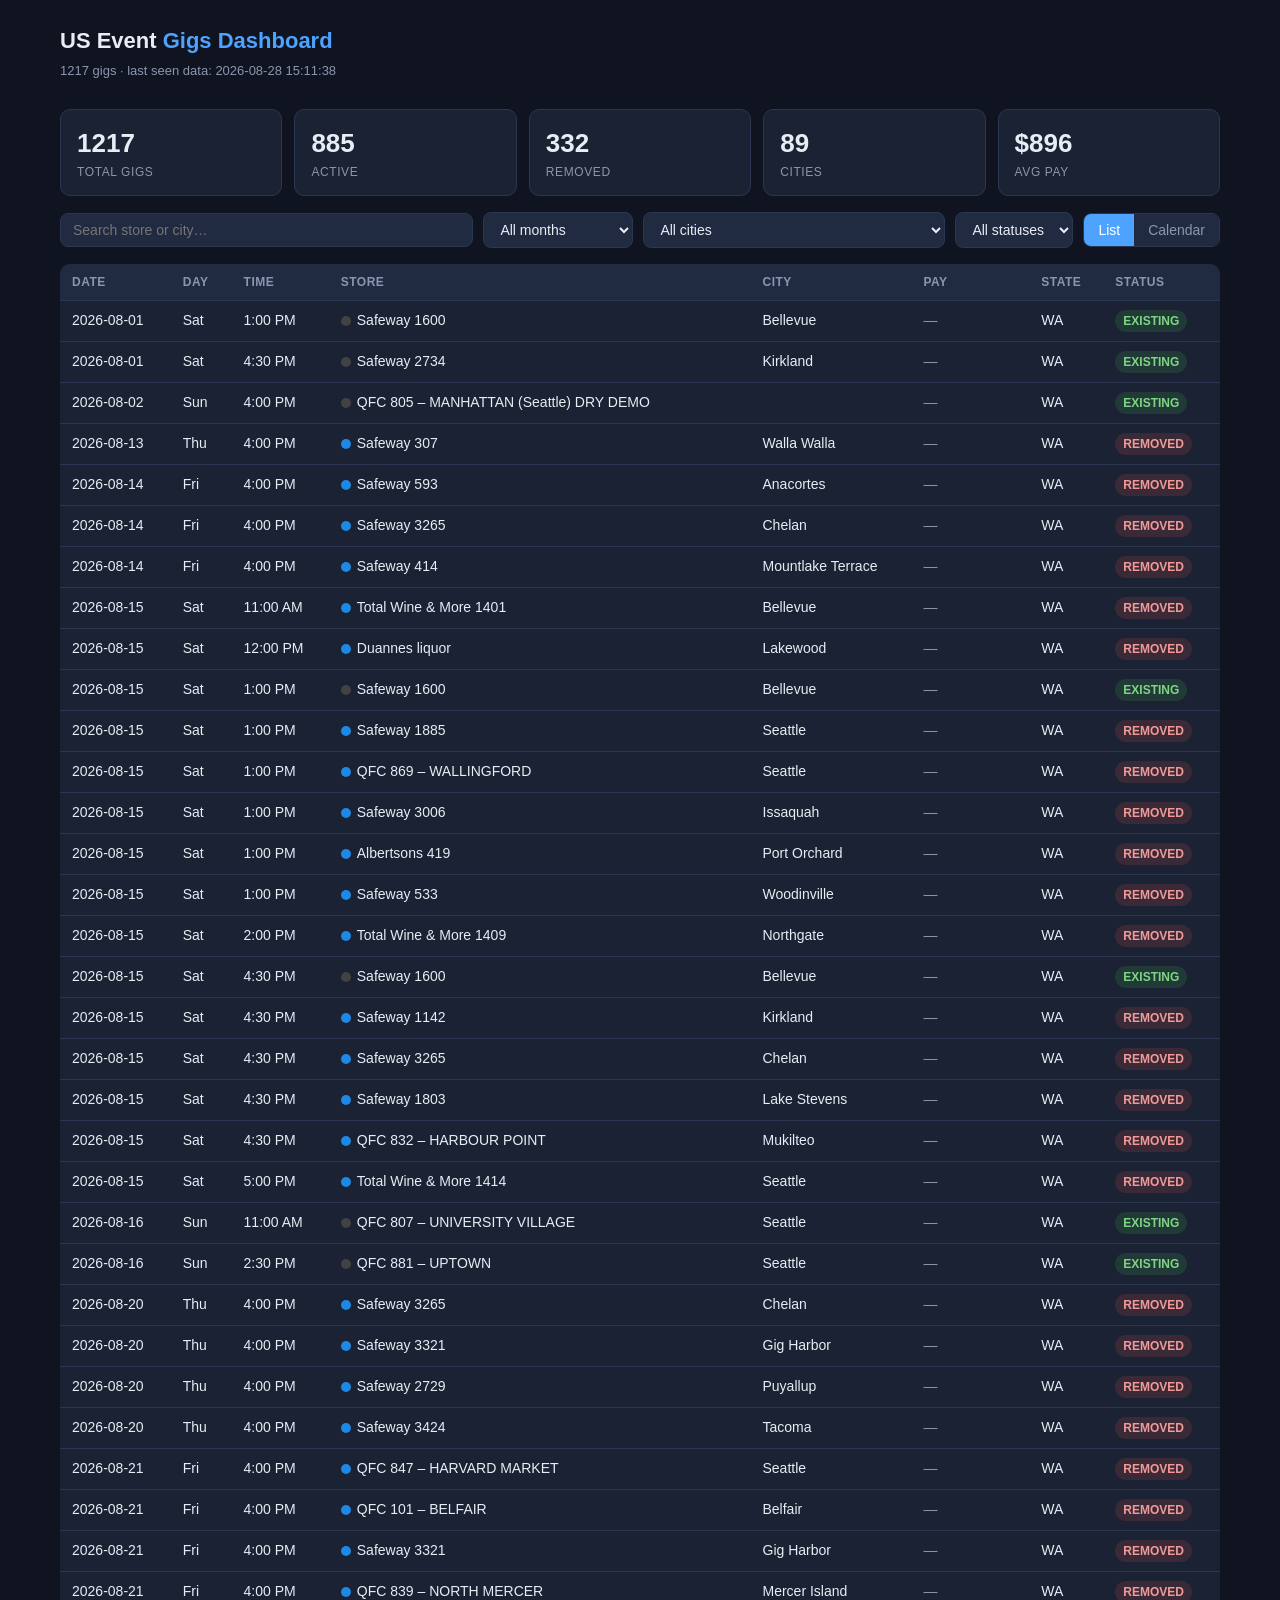
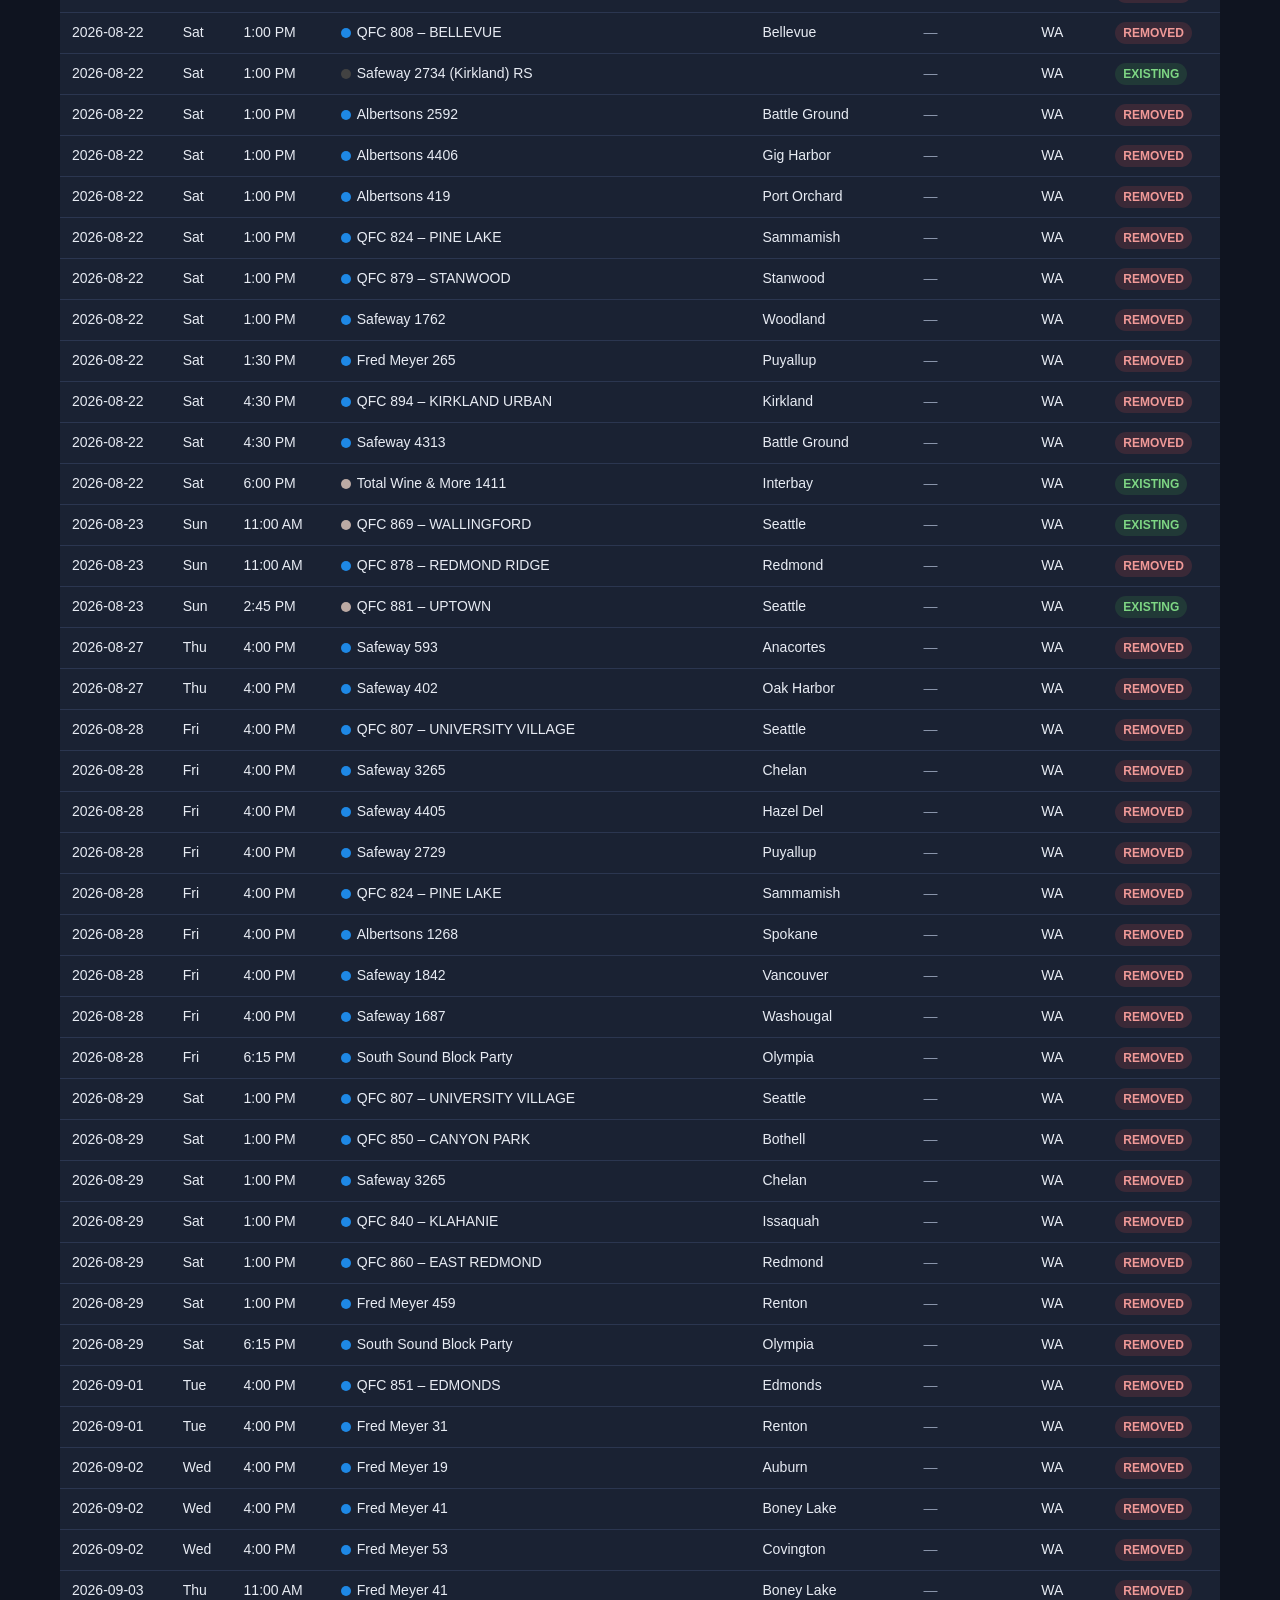
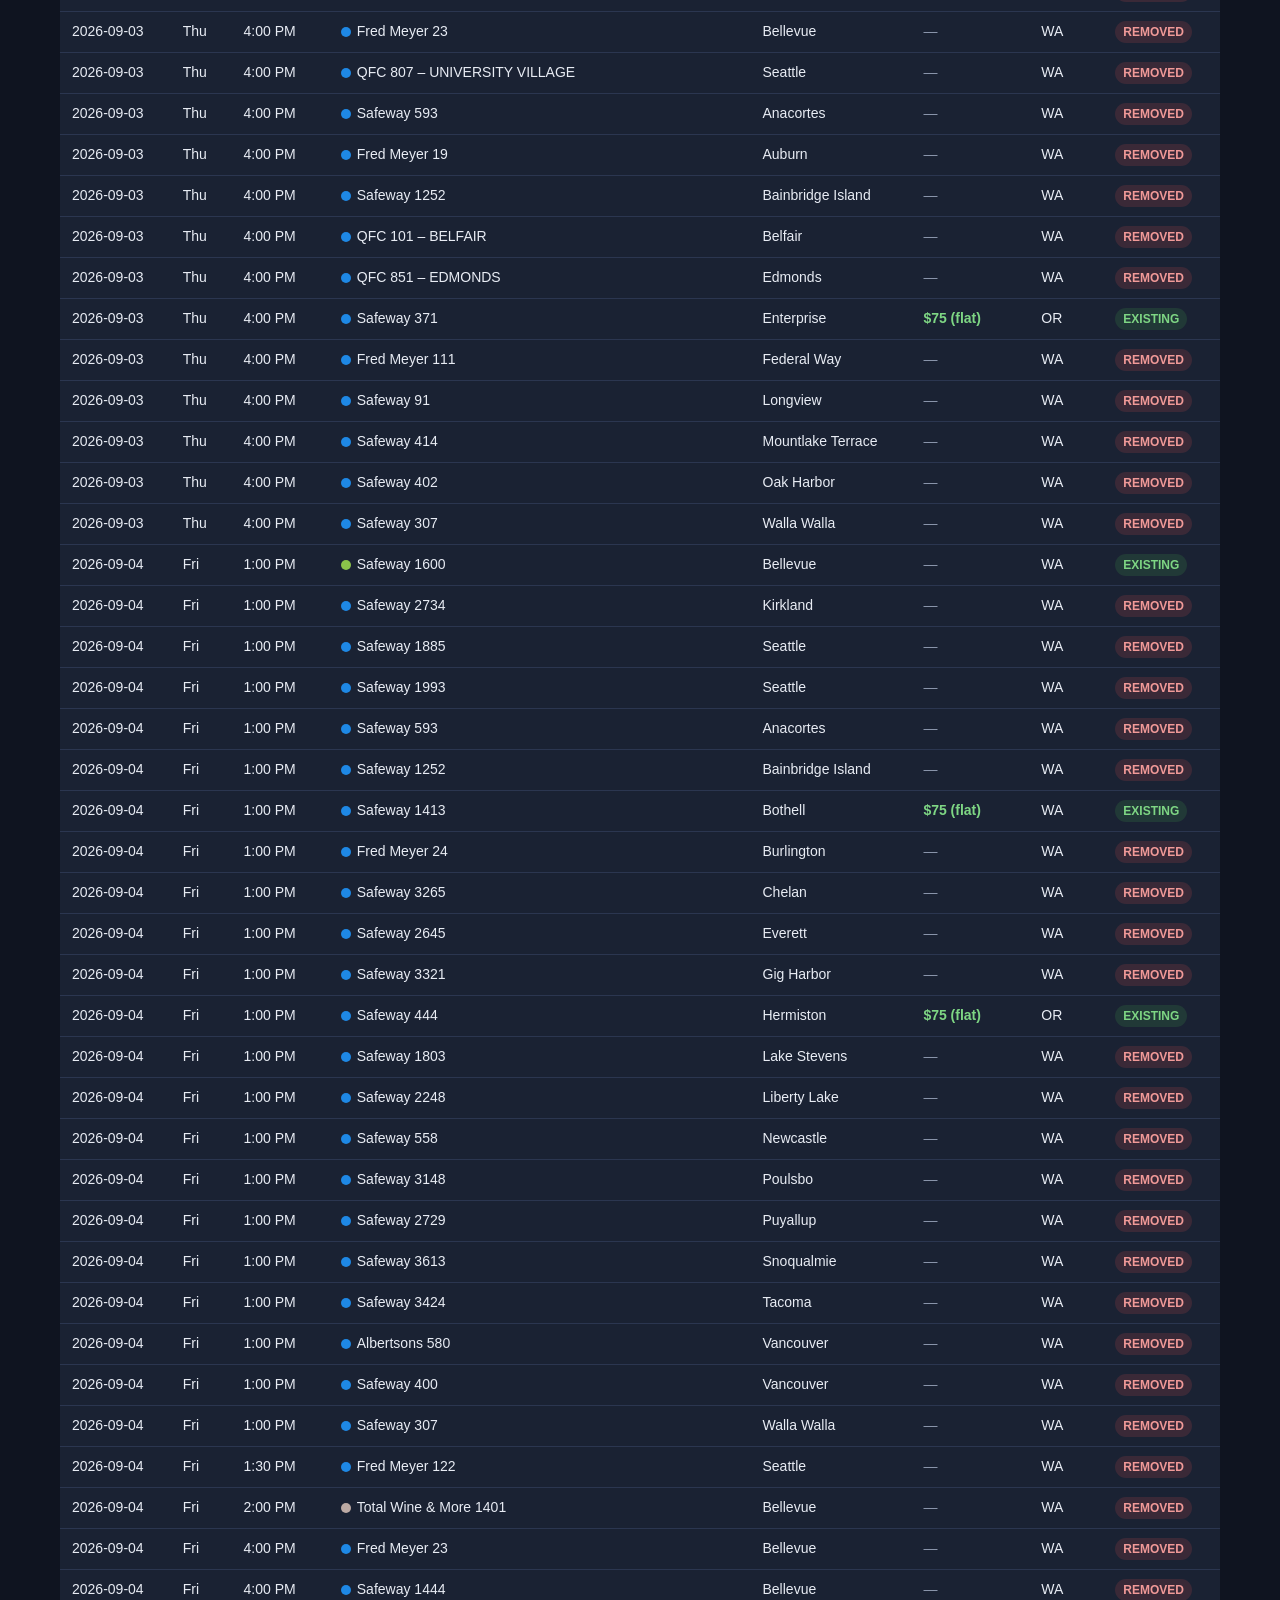
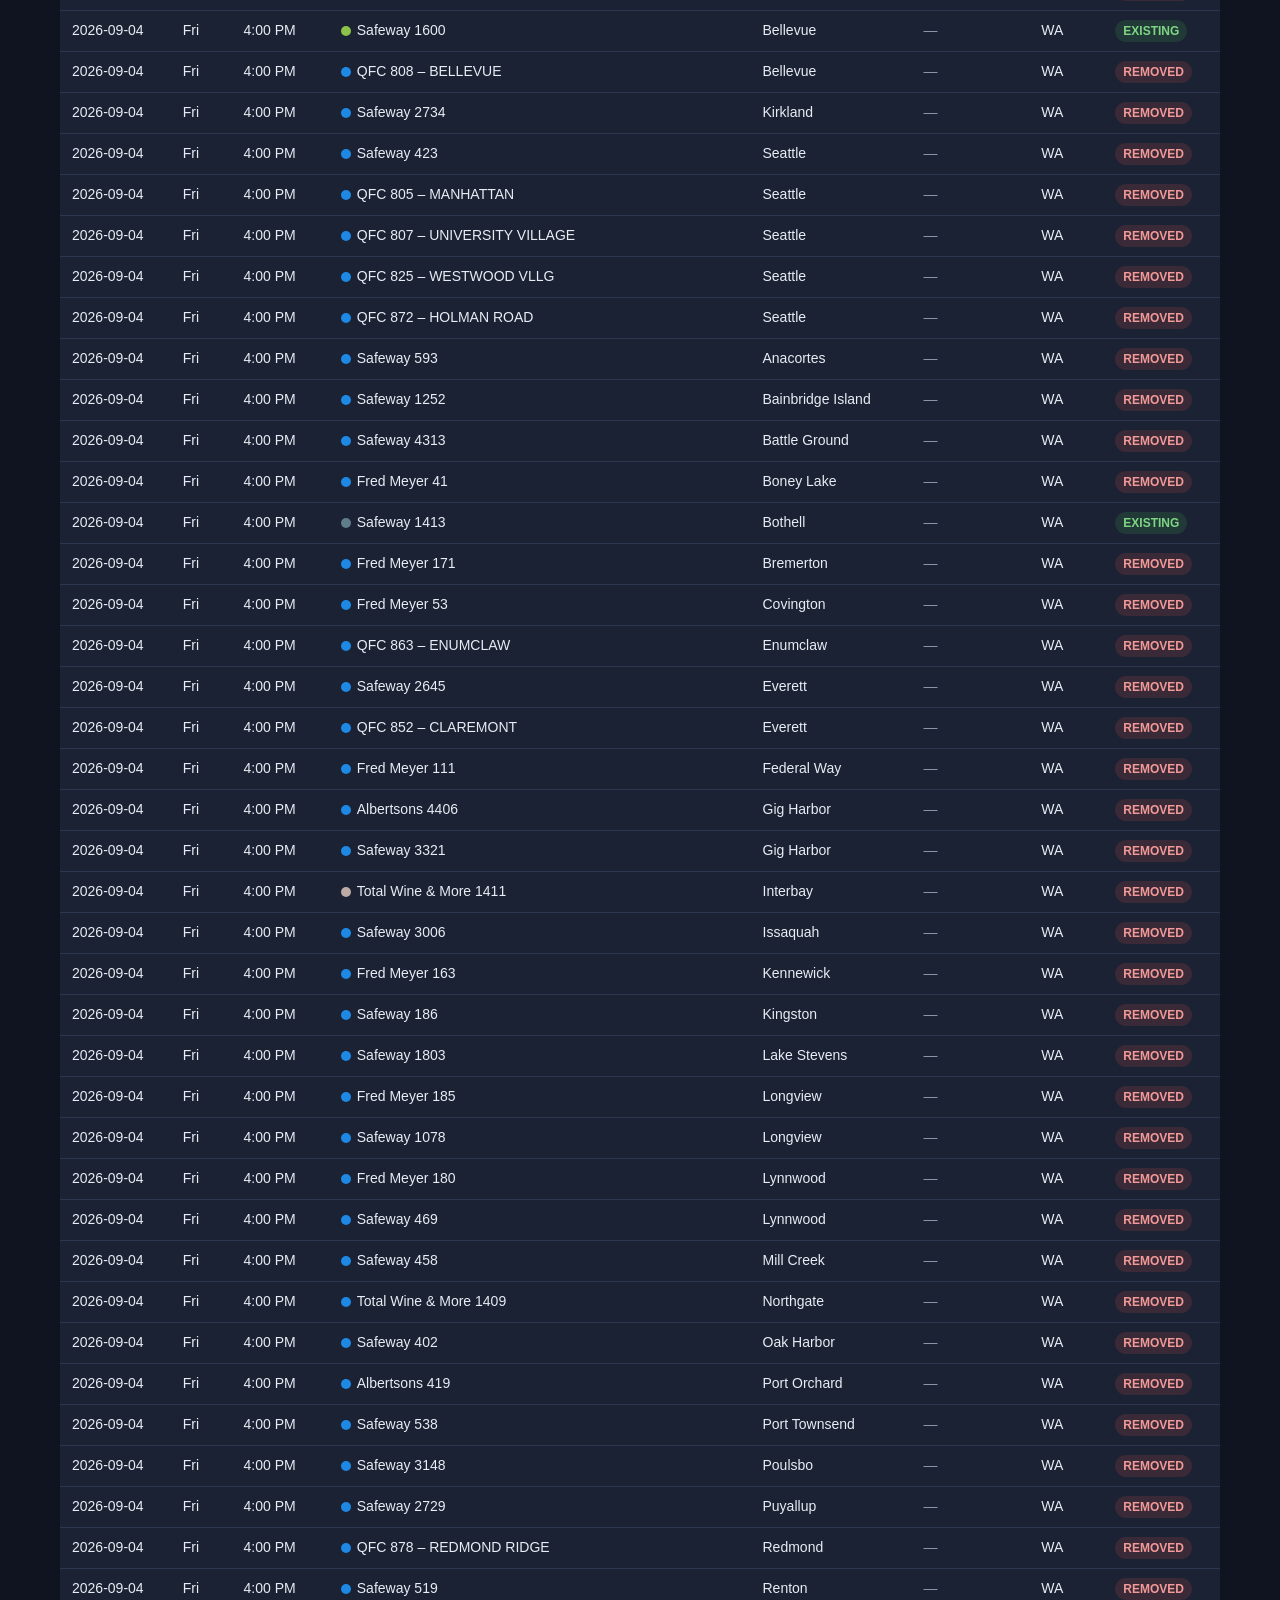
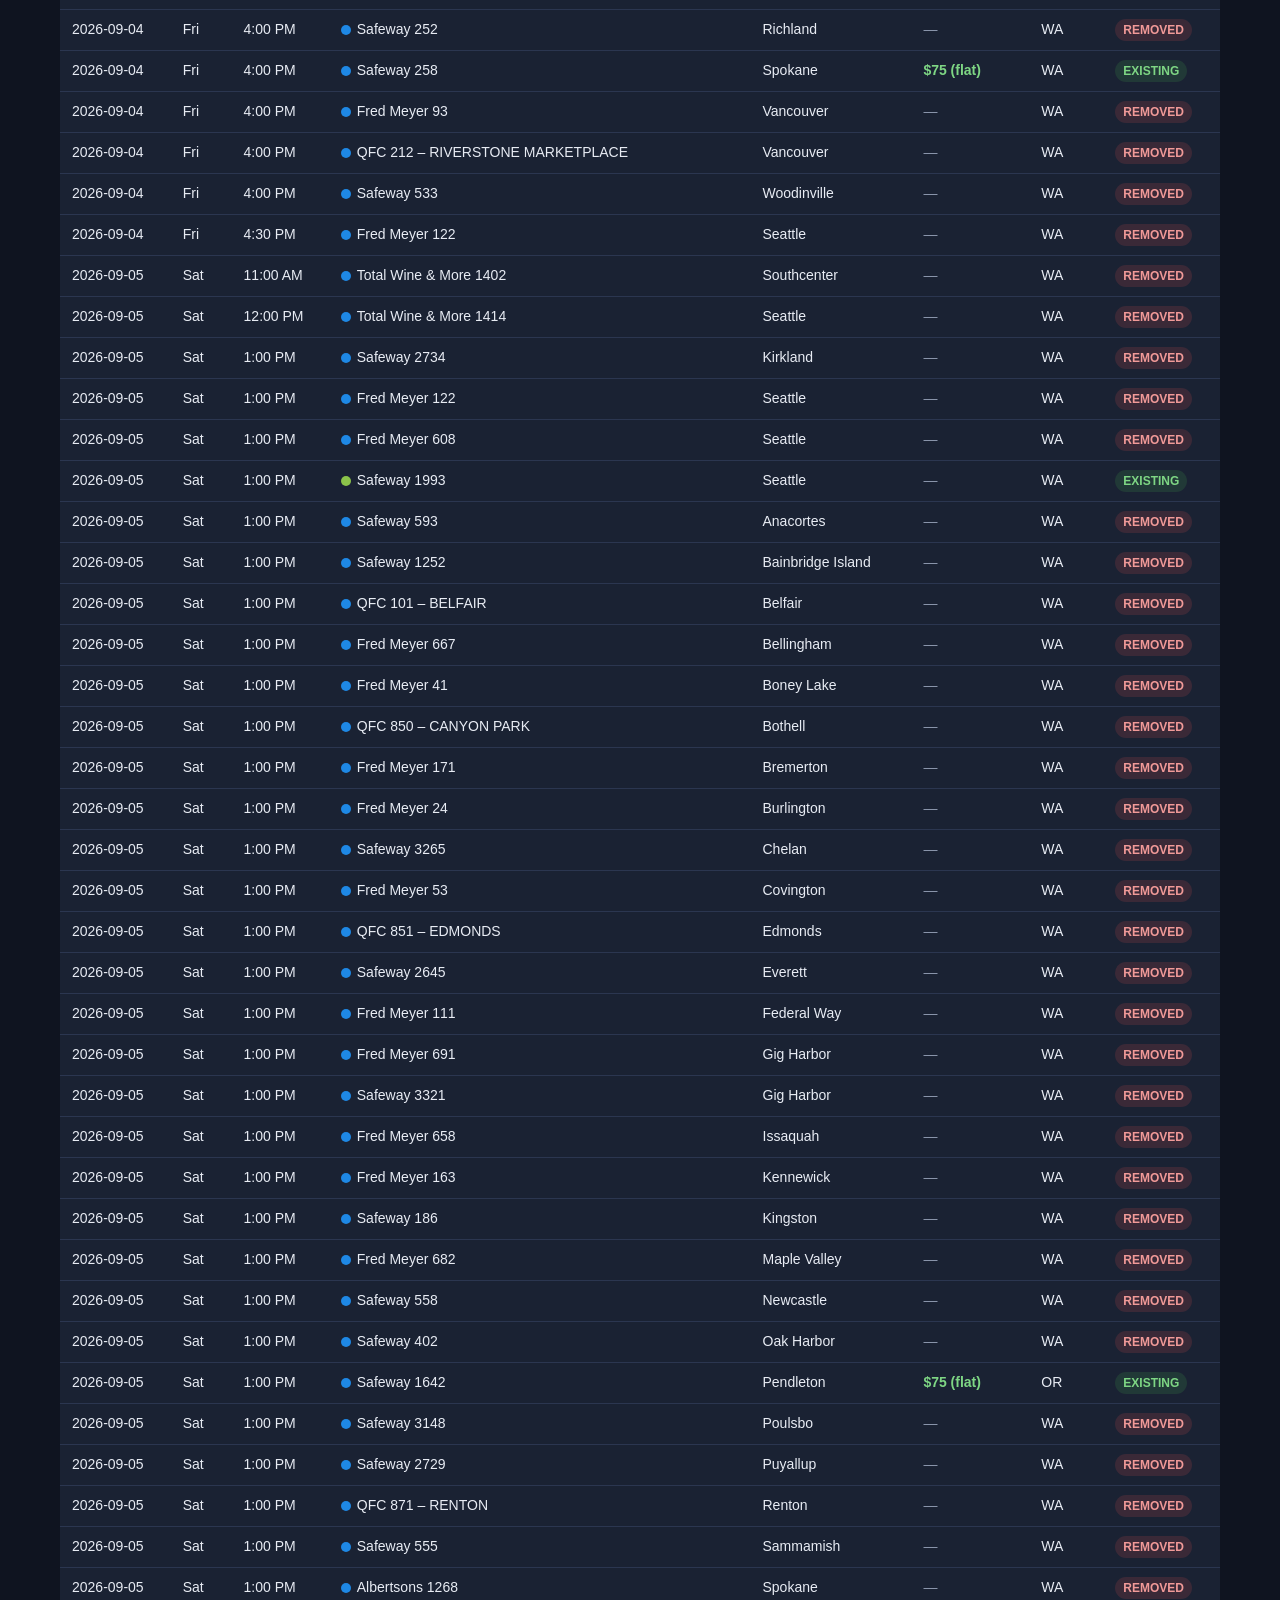
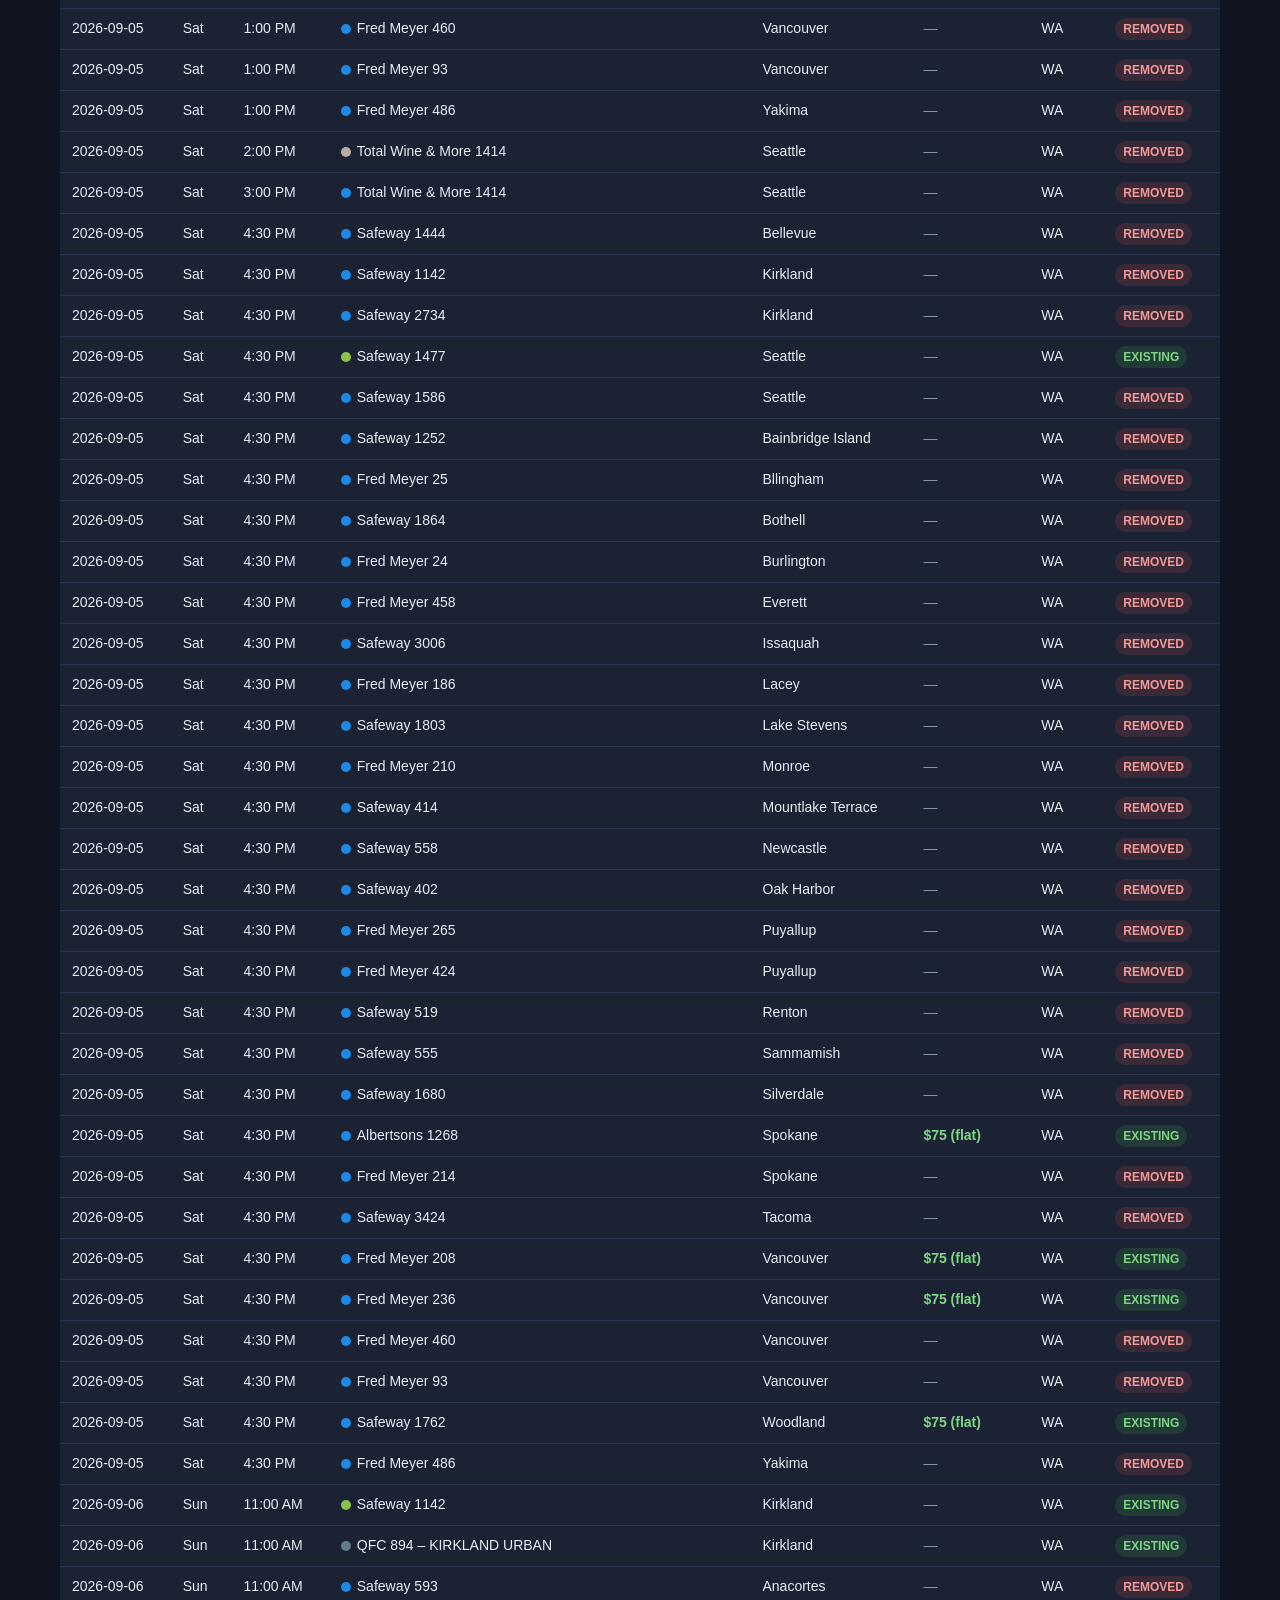
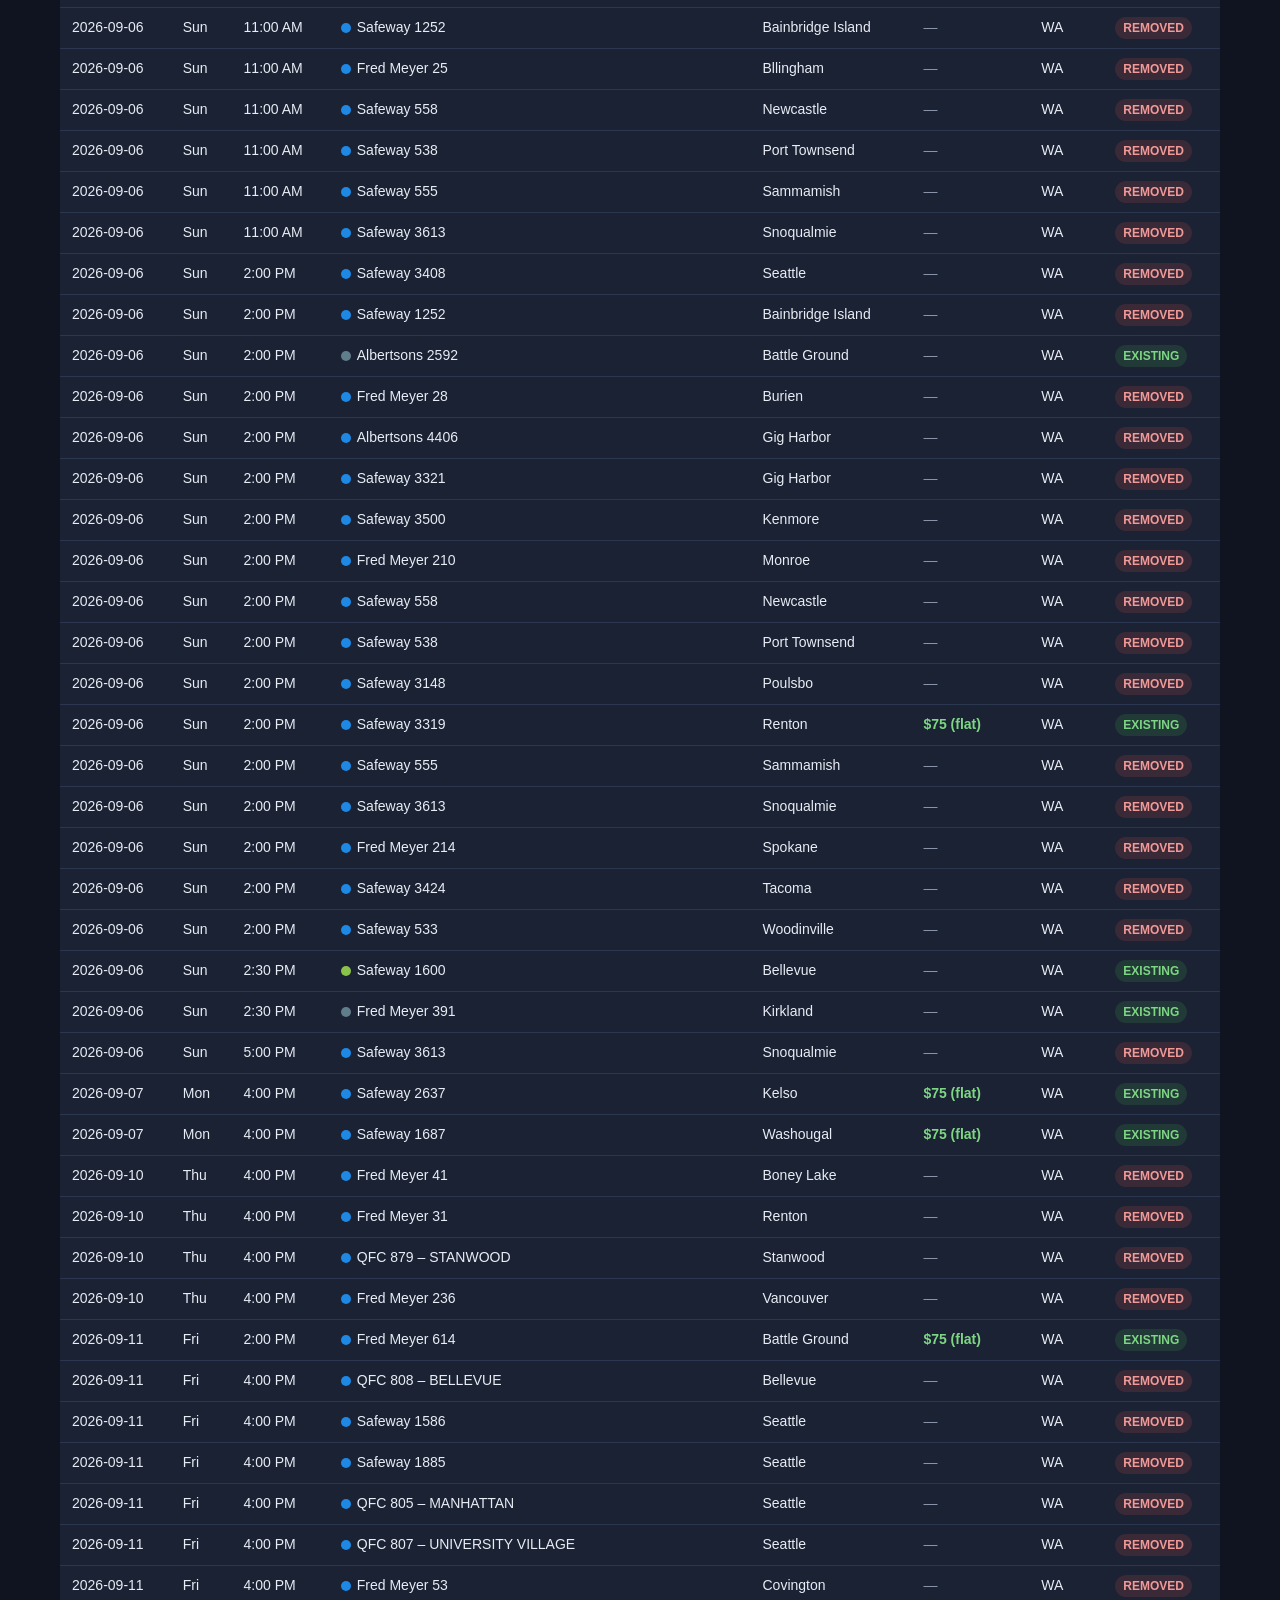
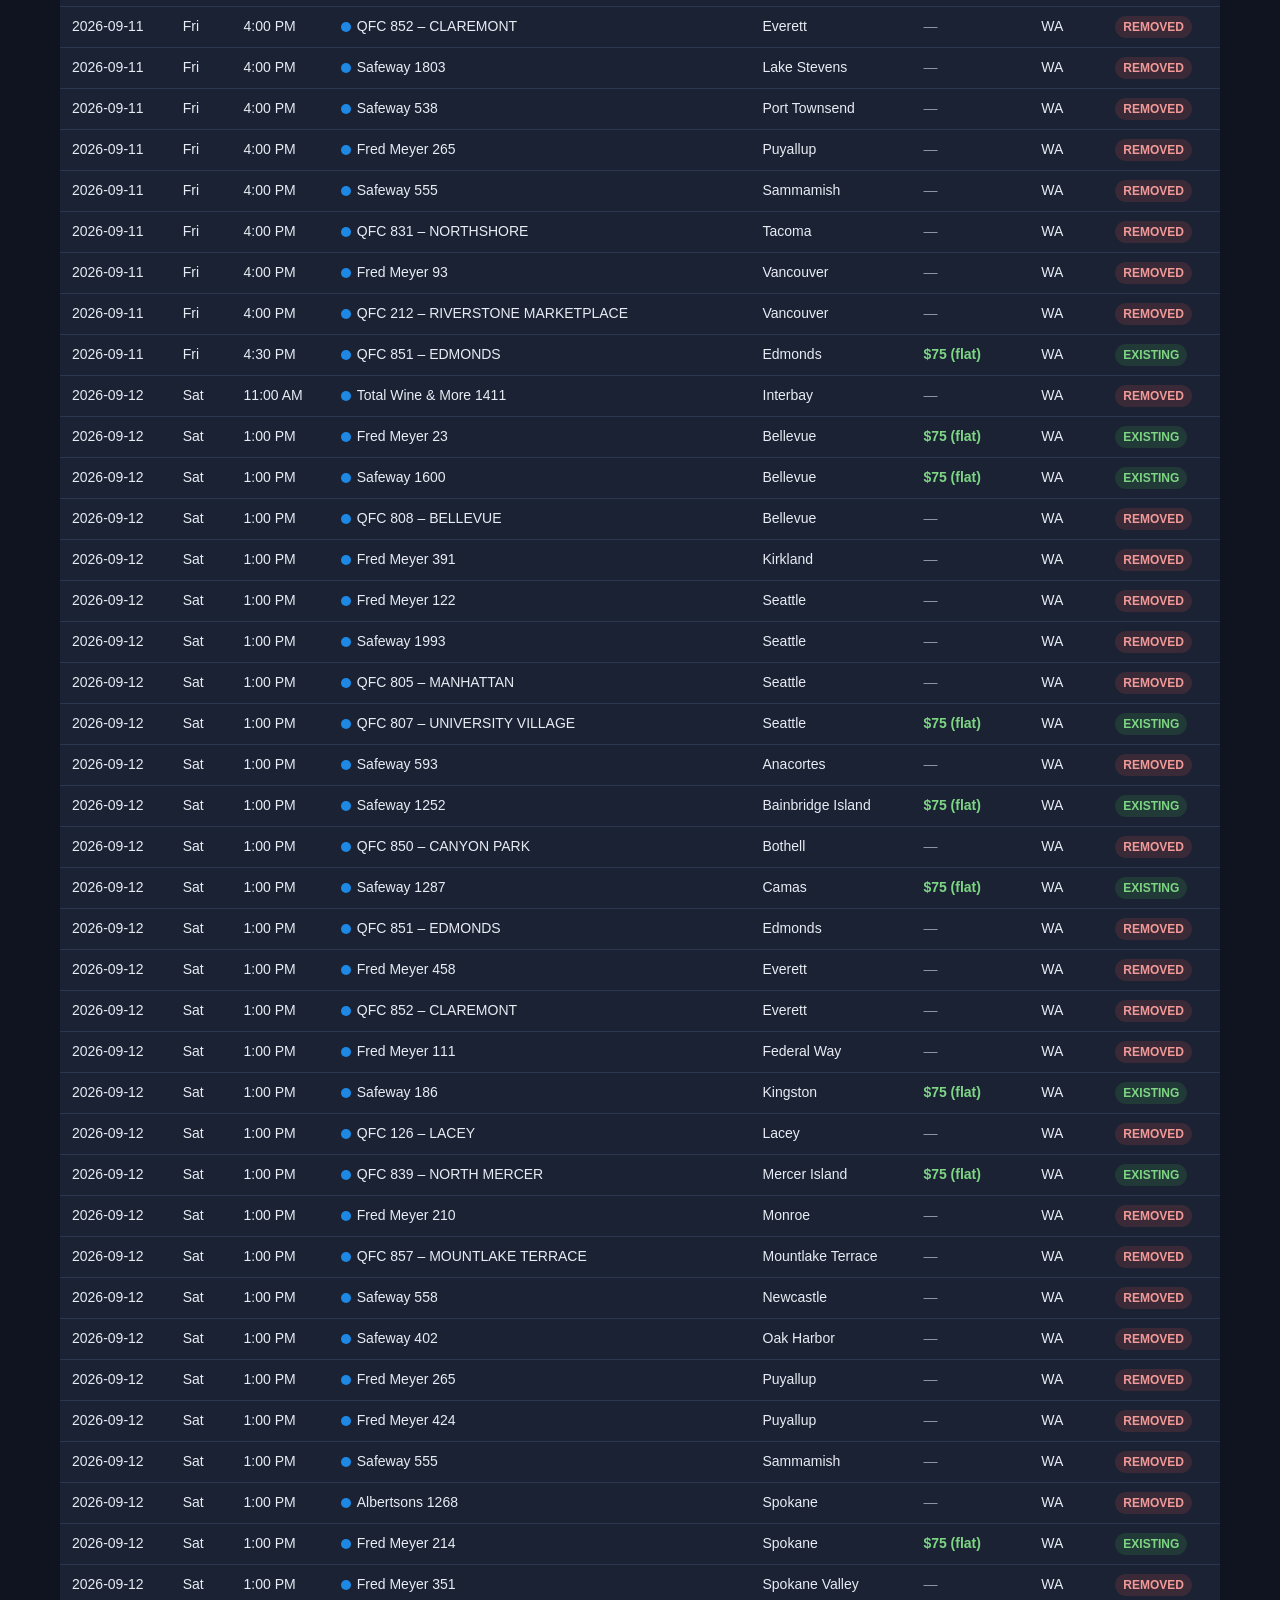
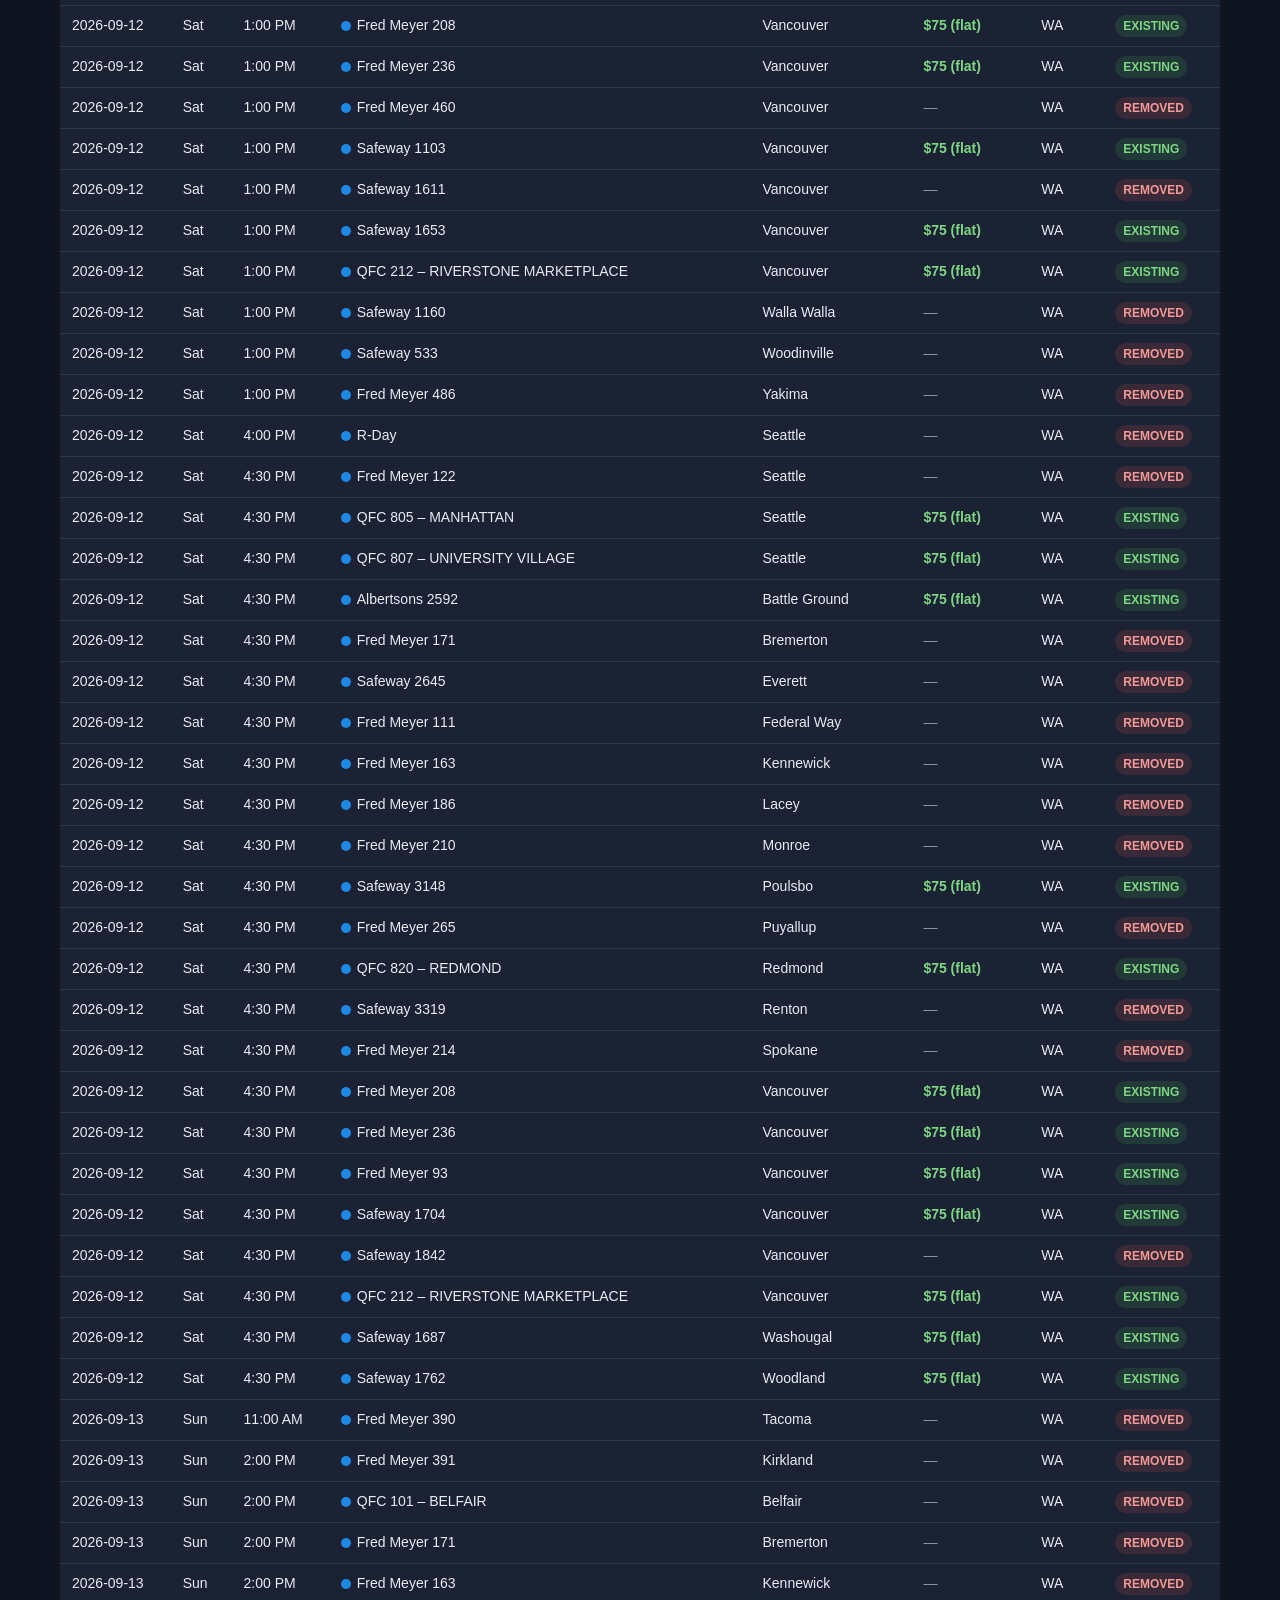
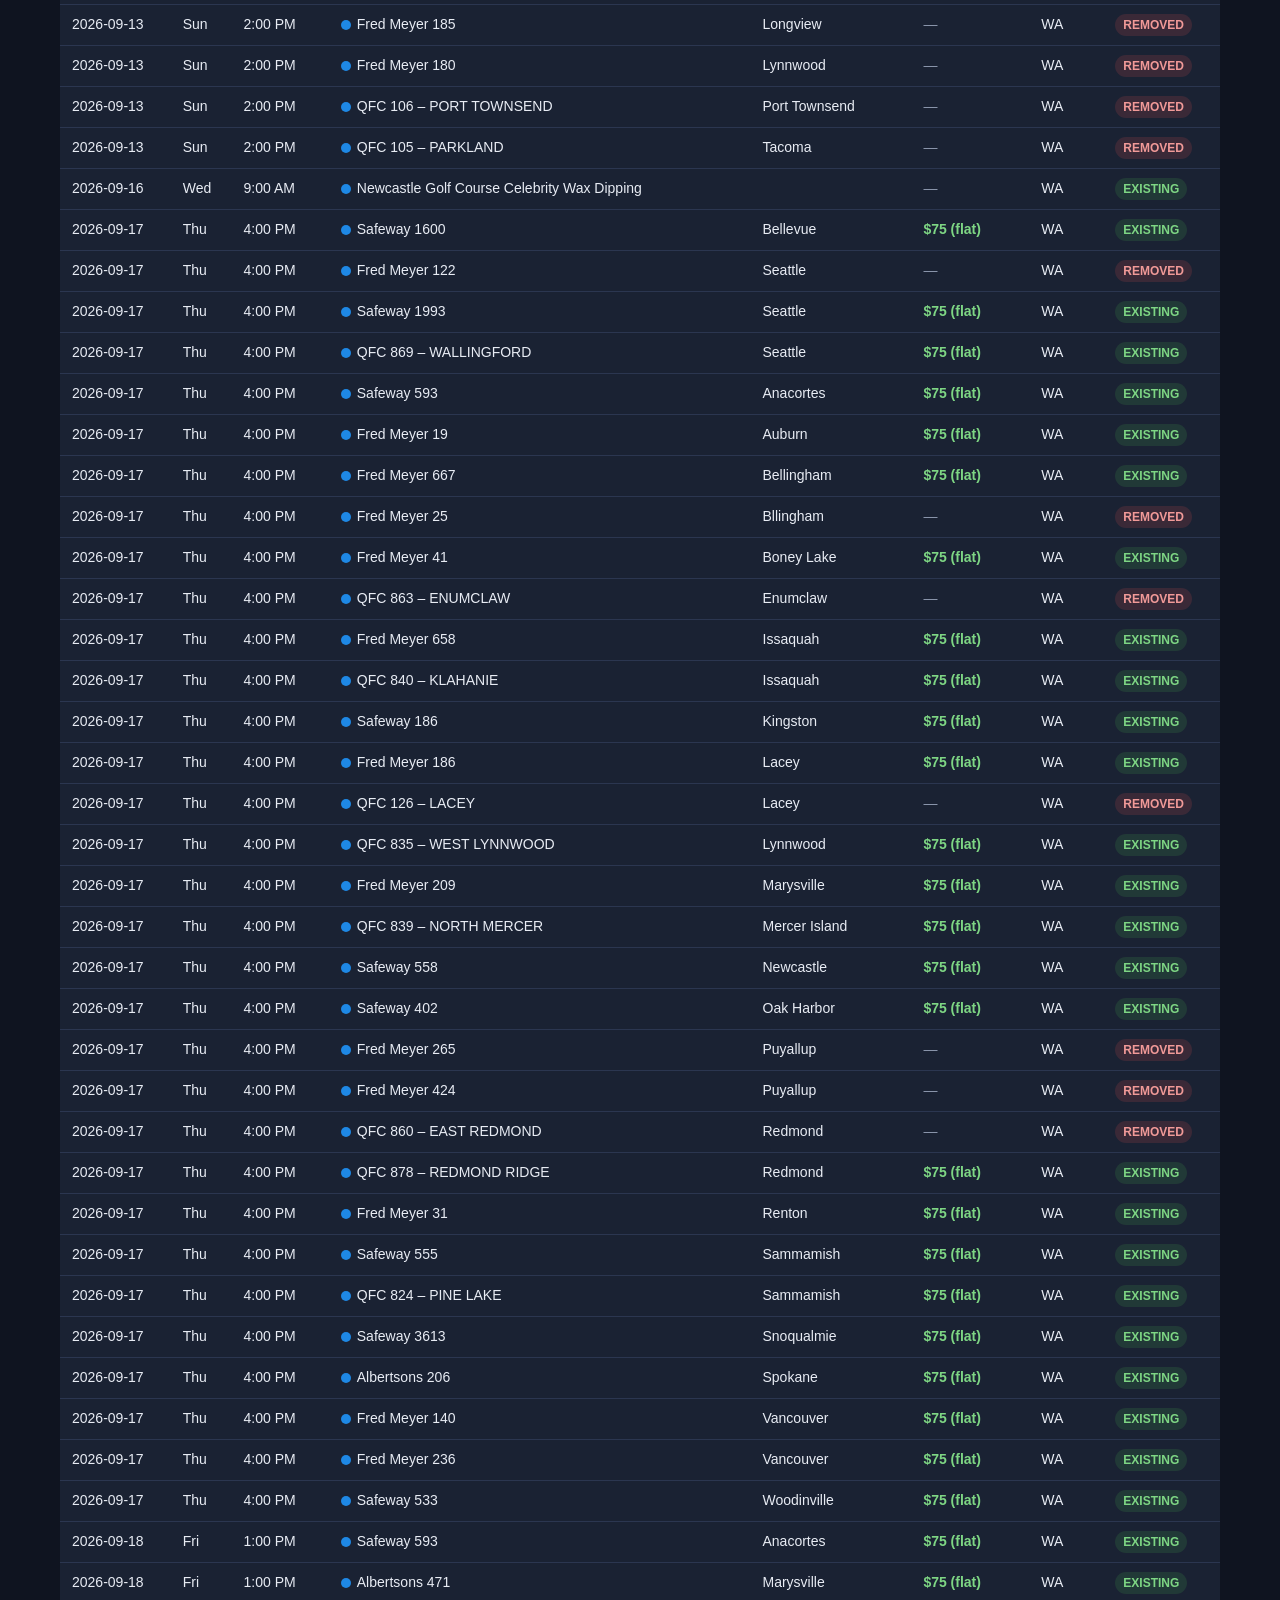
<file: docs/index.html>
<!DOCTYPE html>
<html lang="en">
<head>
<meta charset="UTF-8">
<meta name="viewport" content="width=device-width, initial-scale=1.0">
<title>US Event Gigs Dashboard</title>
<style>
  :root {
    --bg: #0f1420; --card: #1a2233; --card2: #202a40; --text: #e8ecf4;
    --muted: #8b96ad; --accent: #4da3ff; --green: #43a047; --blue: #1e88e5;
    --red: #ef5350; --border: #2b3650;
  }
  * { box-sizing: border-box; margin: 0; padding: 0; }
  body { background: var(--bg); color: var(--text); font: 15px/1.5 -apple-system, BlinkMacSystemFont, "Segoe UI", Roboto, sans-serif; }
  header { padding: 24px 20px 12px; max-width: 1200px; margin: 0 auto; }
  h1 { font-size: 22px; font-weight: 700; }
  h1 span { color: var(--accent); }
  .sub { color: var(--muted); font-size: 13px; margin-top: 4px; }
  .wrap { max-width: 1200px; margin: 0 auto; padding: 0 20px 60px; }
  .stats { display: grid; grid-template-columns: repeat(auto-fit, minmax(140px, 1fr)); gap: 12px; margin: 16px 0; }
  .stat { background: var(--card); border: 1px solid var(--border); border-radius: 10px; padding: 14px 16px; }
  .stat .n { font-size: 26px; font-weight: 700; }
  .stat .l { color: var(--muted); font-size: 12px; text-transform: uppercase; letter-spacing: .05em; }
  .filters { display: flex; flex-wrap: wrap; gap: 10px; margin: 16px 0; align-items: center; }
  select, input[type=search] { background: var(--card2); color: var(--text); border: 1px solid var(--border); border-radius: 8px; padding: 8px 12px; font-size: 14px; }
  input[type=search] { flex: 1; min-width: 180px; }
  .toggle { display: flex; gap: 0; border: 1px solid var(--border); border-radius: 8px; overflow: hidden; }
  .toggle button { background: var(--card2); color: var(--muted); border: 0; padding: 8px 14px; font-size: 14px; cursor: pointer; }
  .toggle button.on { background: var(--accent); color: #fff; }
  table { width: 100%; border-collapse: collapse; background: var(--card); border-radius: 10px; overflow: hidden; }
  th, td { padding: 9px 12px; text-align: left; font-size: 14px; border-bottom: 1px solid var(--border); }
  th { background: var(--card2); color: var(--muted); font-size: 12px; text-transform: uppercase; letter-spacing: .04em; }
  tr:hover td { background: var(--card2); }
  .badge { display: inline-block; padding: 2px 8px; border-radius: 20px; font-size: 12px; font-weight: 600; }
  .b-existing { background: rgba(67,160,71,.18); color: #7ed684; }
  .b-removed { background: rgba(239,83,80,.15); color: #f19a98; }
  .dot { display: inline-block; width: 10px; height: 10px; border-radius: 50%; margin-right: 6px; vertical-align: middle; }
  .pay { color: #7ed684; font-weight: 600; white-space: nowrap; }
  .nopay { color: var(--muted); font-weight: 400; }
  .month-head { margin: 26px 0 10px; font-size: 17px; font-weight: 700; color: var(--accent); }
  .cal { display: grid; grid-template-columns: repeat(7, 1fr); gap: 6px; margin-bottom: 8px; }
  .cal .dow { color: var(--muted); font-size: 11px; text-transform: uppercase; text-align: center; padding: 4px 0; }
  .cell { background: var(--card); border: 1px solid var(--border); border-radius: 8px; min-height: 84px; padding: 5px; font-size: 11px; }
  .cell.empty { background: transparent; border-color: transparent; }
  .cell .d { color: var(--muted); font-weight: 700; margin-bottom: 3px; }
  .ev { border-radius: 4px; padding: 2px 5px; margin-bottom: 3px; color: #fff; font-size: 10.5px; line-height: 1.3; overflow: hidden; text-overflow: ellipsis; white-space: nowrap; }
  .more { color: var(--accent); font-size: 10.5px; }
  footer { color: var(--muted); font-size: 12px; text-align: center; padding: 20px; }
  @media (max-width: 720px) { .cell { min-height: 56px; } th:nth-child(n+7), td:nth-child(n+7) { display: none; } }
</style>
</head>
<body>
<header>
  <h1>US Event <span>Gigs Dashboard</span></h1>
  <div class="sub" id="updated">Loading…</div>
</header>
<div class="wrap">
  <div class="stats" id="stats"></div>
  <div class="filters">
    <input type="search" id="q" placeholder="Search store or city…">
    <select id="month"></select>
    <select id="pref">
      <option value="">All cities</option>
      <option value="1">⭐ Preferred (Bellevue, Seattle, Kirkland)</option>
    </select>
    <select id="status">
      <option value="">All statuses</option>
      <option value="EXISTING">Existing</option>
      <option value="REMOVED">Removed</option>
    </select>
    <div class="toggle">
      <button id="btnList" class="on">List</button>
      <button id="btnCal">Calendar</button>
    </div>
  </div>
  <div id="content"></div>
</div>
<footer>Generated from US Event Management calendar scrape · static snapshot</footer>
<script>
let GIGS = [], view = 'list';
const $ = id => document.getElementById(id);
const esc = s => (s||'').replace(/[&<>"]/g, c => ({'&':'&amp;','<':'&lt;','>':'&gt;','"':'&quot;'}[c]));

fetch('data.json').then(r => r.json()).then(d => {
  GIGS = d.gigs;
  const last = GIGS.reduce((m,g) => g.lastSeen > m ? g.lastSeen : m, '');
  $('updated').textContent = `${GIGS.length} gigs · last seen data: ${last.replace('T',' ')}`;
  const months = [...new Set(GIGS.map(g => g.date.slice(0,7)))].sort();
  $('month').innerHTML = '<option value="">All months</option>' + months.map(m =>
    `<option value="${m}">${new Date(m+'-15').toLocaleString('en-US',{month:'long',year:'numeric'})}</option>`).join('');
  render();
});

['q','month','status','pref'].forEach(id => $(id).addEventListener('input', render));
$('btnList').onclick = () => { view='list'; swap(); };
$('btnCal').onclick = () => { view='cal'; swap(); };
function swap(){ $('btnList').classList.toggle('on', view==='list'); $('btnCal').classList.toggle('on', view==='cal'); render(); }

const PREFERRED_CITIES = new Set(['bellevue', 'seattle', 'kirkland']);

function filtered() {
  const q = $('q').value.toLowerCase(), m = $('month').value, s = $('status').value;
  const pref = $('pref').value === '1';
  return GIGS.filter(g =>
    (!m || g.date.startsWith(m)) && (!s || g.status === s) &&
    (!pref || PREFERRED_CITIES.has((g.city || '').toLowerCase())) &&
    (!q || (g.store + ' ' + g.city + ' ' + g.storeNum).toLowerCase().includes(q)));
}

function render() {
  const rows = filtered();
  const ex = rows.filter(g => g.status === 'EXISTING').length;
  const cities = new Set(rows.map(g => g.city)).size;
  const payValues = rows.map(g => parseFloat((g.pay || '').replace(/[^0-9.]/g, ''))).filter(v => v > 0);
  const avgPay = payValues.length ? '$' + Math.round(payValues.reduce((a,b) => a+b, 0) / payValues.length) : '—';
  $('stats').innerHTML = [
    ['Total gigs', rows.length], ['Active', ex], ['Removed', rows.length - ex], ['Cities', cities], ['Avg pay', avgPay]
  ].map(([l,n]) => `<div class="stat"><div class="n">${n}</div><div class="l">${l}</div></div>`).join('');
  $('content').innerHTML = view === 'list' ? listHTML(rows) : calHTML(rows);
}

function listHTML(rows) {
  if (!rows.length) return '<p style="color:var(--muted)">No gigs match.</p>';
  return `<table><thead><tr><th>Date</th><th>Day</th><th>Time</th><th>Store</th><th>City</th><th>Pay</th><th>State</th><th>Status</th></tr></thead><tbody>` +
    rows.map(g => `<tr>
      <td>${g.date}</td><td>${g.day.slice(0,3)}</td><td>${g.time}</td>
      <td><span class="dot" style="background:${esc(g.color)||'#1e88e5'}"></span>${esc(g.store)}${g.storeNum ? ' ' + esc(g.storeNum) : ''}</td>
      <td>${esc(g.city)}</td>
      <td class="pay"${g.role || g.eventTime ? ` title="${esc(g.role)}${g.role && g.eventTime ? ' · ' : ''}${esc(g.eventTime)}"` : ''}>${esc(g.pay) || '<span class="nopay">—</span>'}</td>
      <td>${esc(g.state)}</td>
      <td><span class="badge ${g.status==='EXISTING'?'b-existing':'b-removed'}">${esc(g.status)}</span></td>
    </tr>`).join('') + '</tbody></table>';
}

function calHTML(rows) {
  if (!rows.length) return '<p style="color:var(--muted)">No gigs match.</p>';
  const byMonth = {};
  rows.forEach(g => { const m = g.date.slice(0,7); (byMonth[m] ||= []).push(g); });
  return Object.keys(byMonth).sort().map(m => {
    const gigs = byMonth[m], byDay = {};
    gigs.forEach(g => (byDay[g.date] ||= []).push(g));
    const [y, mo] = m.split('-').map(Number);
    const first = new Date(y, mo-1, 1), days = new Date(y, mo, 0).getDate();
    let cells = '<div class="cal">' + ['Sun','Mon','Tue','Wed','Thu','Fri','Sat'].map(d=>`<div class="dow">${d}</div>`).join('');
    for (let i = 0; i < first.getDay(); i++) cells += '<div class="cell empty"></div>';
    for (let d = 1; d <= days; d++) {
      const key = `${m}-${String(d).padStart(2,'0')}`, evs = byDay[key] || [];
      const shown = evs.slice(0, 4);
      cells += `<div class="cell"><div class="d">${d}</div>` +
        shown.map(g => `<div class="ev" style="background:${esc(g.color)||'#1e88e5'}" title="${esc(g.time)} ${esc(g.store)} ${esc(g.storeNum)} (${esc(g.city)})${g.pay ? ' · ' + esc(g.pay) : ''}${g.role ? ' · ' + esc(g.role) : ''}">${esc(g.time.replace(':00',''))} ${esc(g.store)} ${esc(g.storeNum)}${g.pay ? ' · ' + esc(g.pay.split(' ')[0]) : ''}</div>`).join('') +
        (evs.length > 4 ? `<div class="more">+${evs.length - 4} more</div>` : '') + '</div>';
    }
    cells += '</div>';
    const label = first.toLocaleString('en-US', {month:'long', year:'numeric'});
    return `<div class="month-head">${label} · ${gigs.length} gigs</div>` + cells;
  }).join('');
}
</script>
</body>
</html>
</file>
